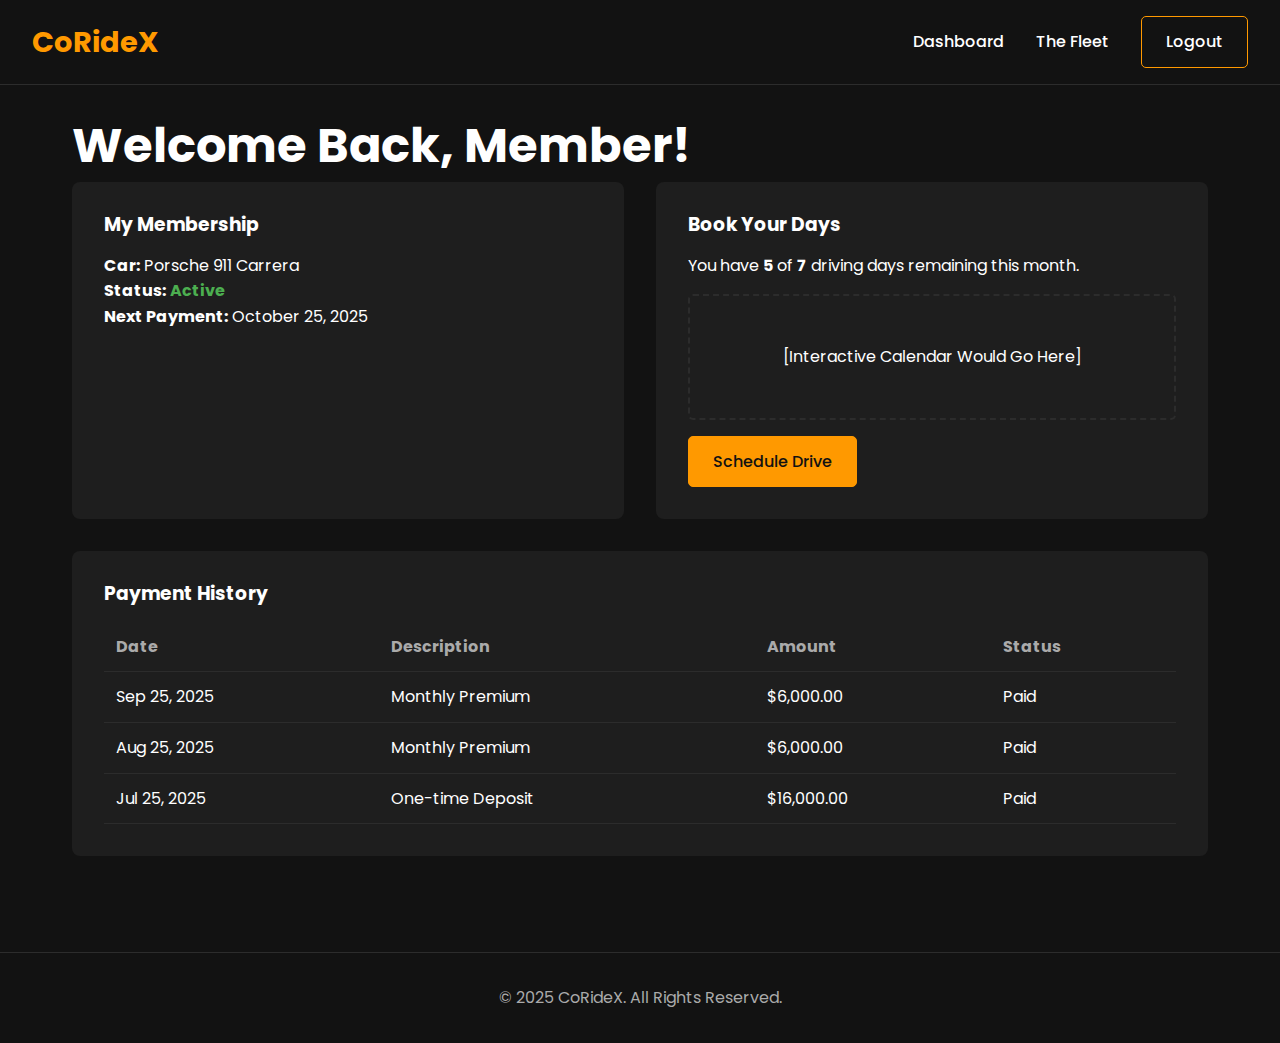
<file: dashboard.html>
<!DOCTYPE html>
<html lang="en">
<head>
    <meta charset="UTF-8">
    <meta name="viewport" content="width=device-width, initial-scale=1.0">
    <title>Dashboard - CoRideX</title>
    <link rel="stylesheet" href="css/style.css">
    <link href="https://fonts.googleapis.com/css2?family=Poppins:wght@400;500;700&display=swap" rel="stylesheet">
</head>
<body>
    <header>
        <nav>
            <a href="index.html" class="logo">CoRideX</a>
            <ul class="nav-links">
                <li><a href="dashboard.html">Dashboard</a></li>
                <li><a href="fleet.html">The Fleet</a></li>
                <li><a href="index.html" class="btn btn-secondary">Logout</a></li>
            </ul>
        </nav>
    </header>

    <main class="container">
        <h1 class="page-title">Welcome Back, Member!</h1>
        
        <div class="dashboard-grid">
            <div class="dashboard-card">
                <h3>My Membership</h3>
                <p><strong>Car:</strong> Porsche 911 Carrera</p>
                <p><strong>Status:</strong> <span class="status-active">Active</span></p>
                <p><strong>Next Payment:</strong> October 25, 2025</p>
            </div>
            <div class="dashboard-card">
                <h3>Book Your Days</h3>
                <p>You have <strong>5</strong> of <strong>7</strong> driving days remaining this month.</p>
                <div class="calendar-placeholder">
                    <p>[Interactive Calendar Would Go Here]</p>
                </div>
                <a href="#" class="btn btn-primary">Schedule Drive</a>
            </div>
            <div class="dashboard-card full-width">
                <h3>Payment History</h3>
                <table>
                    <thead>
                        <tr>
                            <th>Date</th>
                            <th>Description</th>
                            <th>Amount</th>
                            <th>Status</th>
                        </tr>
                    </thead>
                    <tbody>
                        <tr>
                            <td>Sep 25, 2025</td>
                            <td>Monthly Premium</td>
                            <td>$6,000.00</td>
                            <td>Paid</td>
                        </tr>
                        <tr>
                            <td>Aug 25, 2025</td>
                            <td>Monthly Premium</td>
                            <td>$6,000.00</td>
                            <td>Paid</td>
                        </tr>
                         <tr>
                            <td>Jul 25, 2025</td>
                            <td>One-time Deposit</td>
                            <td>$16,000.00</td>
                            <td>Paid</td>
                        </tr>
                    </tbody>
                </table>
            </div>
        </div>
    </main>

    <footer>
        <p>&copy; 2025 CoRideX. All Rights Reserved.</p>
    </footer>
</body>
</html>
</file>
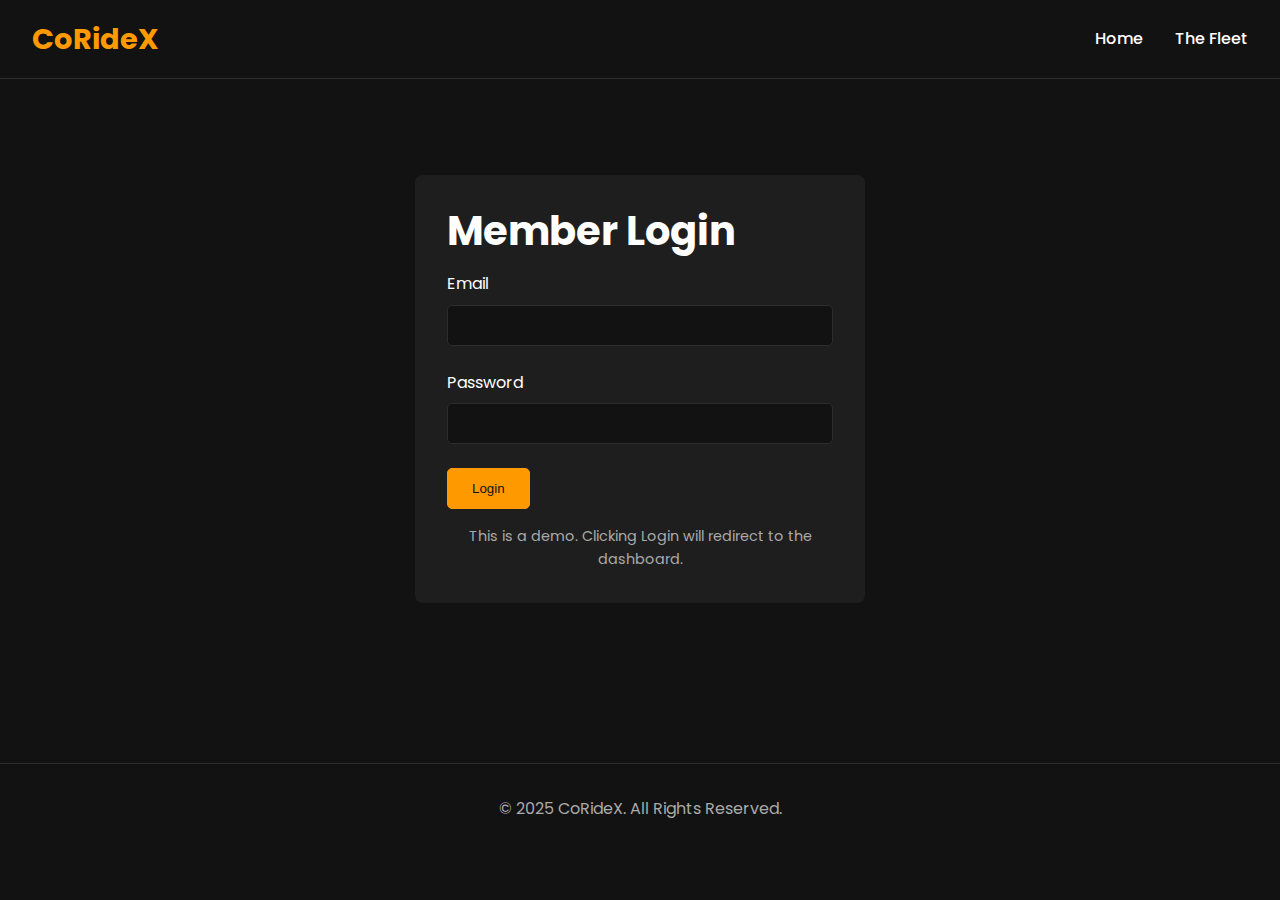
<file: login.html>
<!DOCTYPE html>
<html lang="en">
<head>
    <meta charset="UTF-8">
    <meta name="viewport" content="width=device-width, initial-scale=1.0">
    <title>Login - CoRideX</title>
    <link rel="stylesheet" href="css/style.css">
    <link href="https://fonts.googleapis.com/css2?family=Poppins:wght@400;500;700&display=swap" rel="stylesheet">
</head>
<body>
    <header>
        <nav>
            <a href="index.html" class="logo">CoRideX</a>
            <ul class="nav-links">
                <li><a href="index.html">Home</a></li>
                <li><a href="fleet.html">The Fleet</a></li>
            </ul>
        </nav>
    </header>

    <main class="container">
        <div class="form-container">
            <h2>Member Login</h2>
            <form id="login-form">
                <div class="form-group">
                    <label for="email">Email</label>
                    <input type="email" id="email" name="email" required>
                </div>
                <div class="form-group">
                    <label for="password">Password</label>
                    <input type="password" id="password" name="password" required>
                </div>
                <button type="submit" class="btn btn-primary">Login</button>
            </form>
            <p class="form-note">This is a demo. Clicking Login will redirect to the dashboard.</p>
        </div>
    </main>

    <footer>
        <p>&copy; 2025 CoRideX. All Rights Reserved.</p>
    </footer>
    
    <script>
        // Simple redirection for demo purposes
        document.getElementById('login-form').addEventListener('submit', function(event) {
            event.preventDefault(); // Prevent actual form submission
            window.location.href = 'dashboard.html';
        });
    </script>
</body>
</html>
</file>
<file: css/style.css>
/* --- General Setup --- */
:root {
    --primary-color: #ff9900; /* Orange accent */
    --dark-bg: #121212;
    --card-bg: #1e1e1e;
    --text-color: #ffffff;
    --text-muted: #aaaaaa;
    --border-color: #2c2c2c;
}

* {
    box-sizing: border-box;
    margin: 0;
    padding: 0;
}

body {
    font-family: 'Poppins', sans-serif;
    background-color: var(--dark-bg);
    color: var(--text-color);
    line-height: 1.6;
}

.container {
    max-width: 1200px;
    margin: 0 auto;
    padding: 2rem;
}

h1, h2, h3 {
    line-height: 1.2;
    margin-bottom: 1rem;
}

h1 { font-size: 3rem; }
h2 { font-size: 2.5rem; }

img {
    max-width: 100%;
    display: block;
}

a {
    color: var(--primary-color);
    text-decoration: none;
}

/* --- Navigation --- */
header {
    background: var(--dark-bg);
    padding: 1rem 2rem;
    border-bottom: 1px solid var(--border-color);
    position: sticky;
    top: 0;
    z-index: 100;
}

nav {
    display: flex;
    justify-content: space-between;
    align-items: center;
}

.logo {
    font-size: 1.8rem;
    font-weight: 700;
}

.nav-links {
    display: flex;
    list-style: none;
    align-items: center;
}

.nav-links li {
    margin-left: 2rem;
}

.nav-links a {
    color: var(--text-color);
    font-weight: 500;
    transition: color 0.3s ease;
}

.nav-links a:hover {
    color: var(--primary-color);
}

/* --- Buttons --- */
.btn {
    display: inline-block;
    padding: 0.75rem 1.5rem;
    border-radius: 5px;
    font-weight: 500;
    text-align: center;
    transition: all 0.3s ease;
}

.btn-primary {
    background-color: var(--primary-color);
    color: var(--dark-bg);
    border: 1px solid var(--primary-color);
}

.btn-primary:hover {
    background-color: transparent;
    color: var(--primary-color);
}

.btn-secondary {
    background-color: transparent;
    color: var(--primary-color);
    border: 1px solid var(--primary-color);
}
.btn-secondary:hover {
    background-color: var(--primary-color);
    color: var(--dark-bg);
}

/* --- Hero Section --- */
.hero {
    height: 80vh;
    display: flex;
    align-items: center;
    justify-content: center;
    text-align: center;
    background: linear-gradient(rgba(18, 18, 18, 0.7), rgba(18, 18, 18, 0.7)), url('https://images.unsplash.com/photo-1552519507-da3b142c6e3d?ixlib=rb-4.0.3&ixid=M3wxMjA3fDB8MHxwaG90by1wYWdlfHx8fGVufDB8fHx8fA%3D%3D&auto=format&fit=crop&w=1740&q=80') no-repeat center center/cover;
    padding: 0 2rem;
}

.hero-content h1 {
    margin-bottom: 1rem;
}

.hero-content p {
    font-size: 1.2rem;
    max-width: 600px;
    margin: 0 auto 2rem;
    color: var(--text-muted);
}

/* --- How it Works Section --- */
#how-it-works {
    text-align: center;
    padding: 4rem 2rem;
}

.steps {
    display: grid;
    grid-template-columns: repeat(auto-fit, minmax(250px, 1fr));
    gap: 2rem;
    margin-top: 2rem;
}

.step {
    background: var(--card-bg);
    padding: 2rem;
    border-radius: 8px;
    border: 1px solid var(--border-color);
}

/* --- Car Grid & Cards --- */
.car-grid {
    display: grid;
    grid-template-columns: repeat(auto-fit, minmax(320px, 1fr));
    gap: 2rem;
}

.car-card {
    background: var(--card-bg);
    border: 1px solid var(--border-color);
    border-radius: 8px;
    overflow: hidden;
    transition: transform 0.3s ease, box-shadow 0.3s ease;
}

.car-card:hover {
    transform: translateY(-5px);
    box-shadow: 0 10px 20px rgba(0,0,0,0.2);
}

.car-card img {
    width: 100%;
    height: 200px;
    object-fit: cover;
}

.card-content {
    padding: 1.5rem;
}

.card-content h3 {
    margin-bottom: 0.5rem;
}

.price {
    color: var(--text-muted);
    font-size: 0.9rem;
    margin-bottom: 1rem;
}

.details-split {
    display: flex;
    justify-content: space-between;
    margin-bottom: 1.5rem;
    font-size: 0.9rem;
}

/* --- Details Page --- */
.details-container {
    display: grid;
    grid-template-columns: 2fr 1fr;
    gap: 3rem;
    margin-top: 2rem;
}

.details-info .cost-breakdown, .details-info .features {
    background: var(--card-bg);
    padding: 1.5rem;
    border-radius: 8px;
    margin: 1.5rem 0;
}

.features ul {
    list-style: none;
}
.features li::before {
    content: '✓';
    color: var(--primary-color);
    margin-right: 0.5rem;
}

.btn-large {
    width: 100%;
    padding: 1rem;
    font-size: 1.2rem;
}

/* --- Form Container (Login) --- */
.form-container {
    max-width: 450px;
    margin: 4rem auto;
    padding: 2rem;
    background: var(--card-bg);
    border-radius: 8px;
}

.form-group {
    margin-bottom: 1.5rem;
}

.form-group label {
    display: block;
    margin-bottom: 0.5rem;
}

.form-group input {
    width: 100%;
    padding: 0.75rem;
    border: 1px solid var(--border-color);
    background: var(--dark-bg);
    color: var(--text-color);
    border-radius: 5px;
}
.form-note {
    text-align: center;
    margin-top: 1rem;
    font-size: 0.9rem;
    color: var(--text-muted);
}
/* --- Dashboard --- */
.page-title { margin-bottom: 0.5rem; }
.page-subtitle { color: var(--text-muted); margin-bottom: 2rem; }
.dashboard-grid {
    display: grid;
    grid-template-columns: 1fr 1fr;
    gap: 2rem;
}
.dashboard-card {
    background: var(--card-bg);
    padding: 2rem;
    border-radius: 8px;
}
.full-width {
    grid-column: 1 / -1;
}
.status-active {
    color: #4caf50;
    font-weight: bold;
}
.calendar-placeholder {
    border: 2px dashed var(--border-color);
    text-align: center;
    padding: 3rem;
    margin: 1rem 0;
    border-radius: 5px;
}
table {
    width: 100%;
    border-collapse: collapse;
    margin-top: 1rem;
}
th, td {
    padding: 0.75rem;
    text-align: left;
    border-bottom: 1px solid var(--border-color);
}
th { color: var(--text-muted); }

/* --- Footer --- */
footer {
    text-align: center;
    padding: 2rem;
    margin-top: 4rem;
    border-top: 1px solid var(--border-color);
    color: var(--text-muted);
}
</file>
